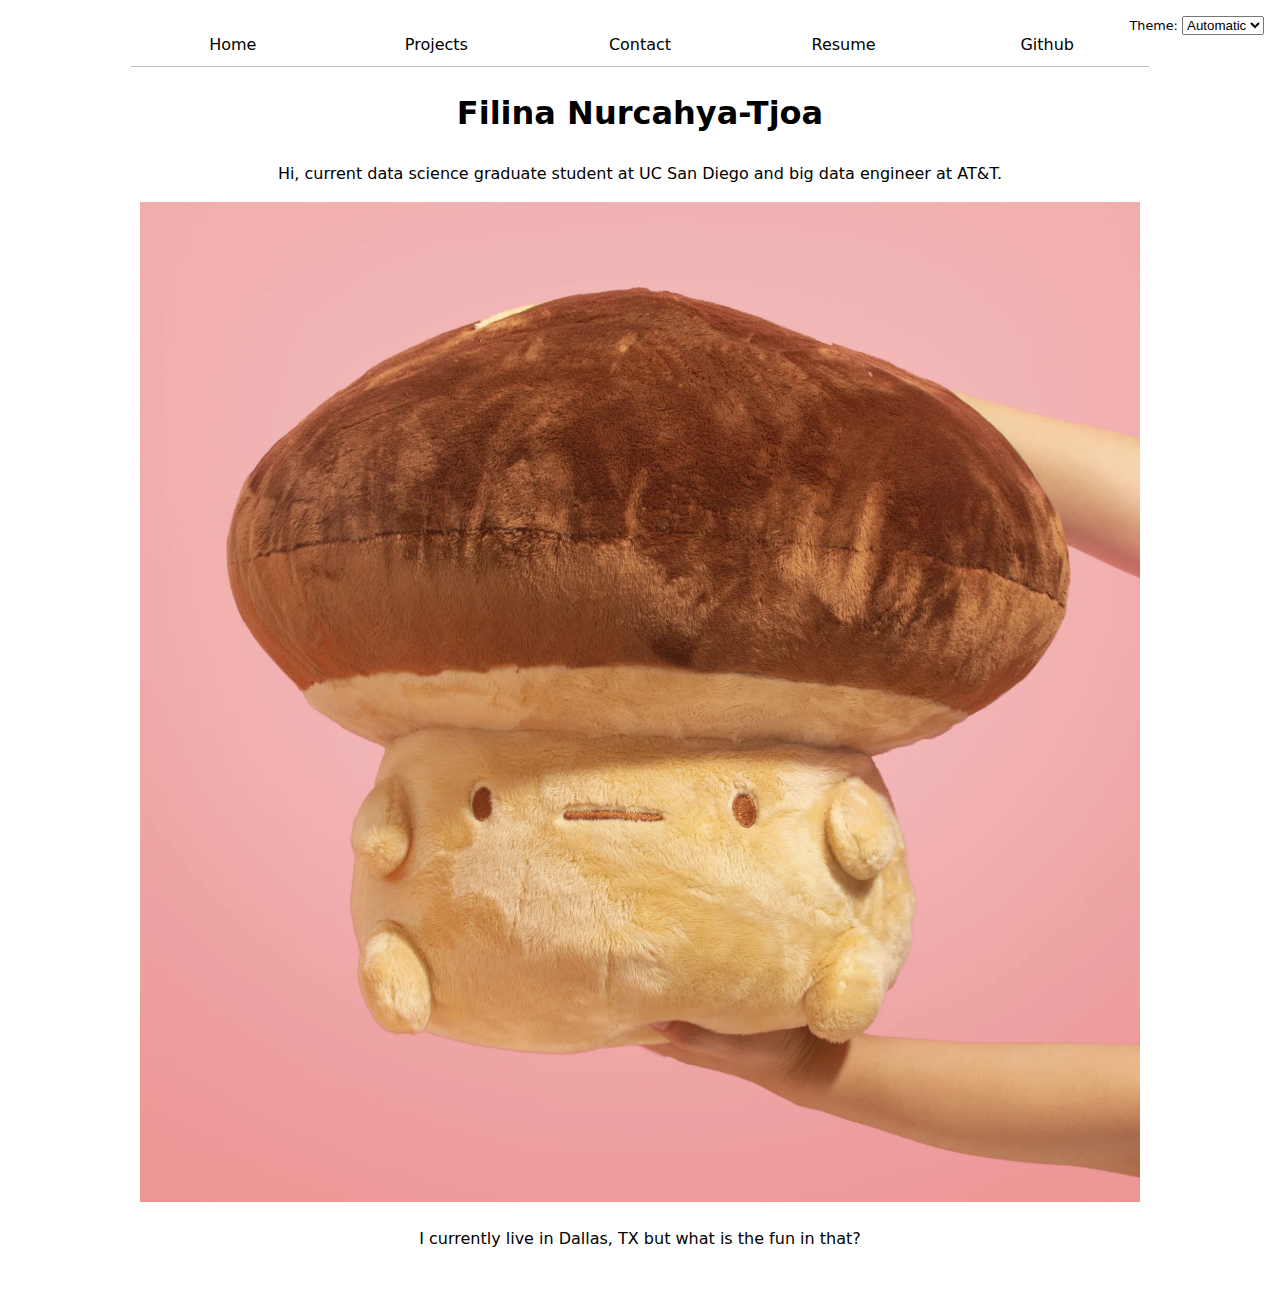
<file: index.html>
<!DOCTYPE html>
<html lang="en">
<head>
    <link rel="stylesheet" type="text/css" href="style.css">
    <meta charset="UTF-8">
    <meta name="viewport" content="width=device-width, initial-scale=1.0">
    <title>Filina Nurcahya-Tjoa: Personal site and portfolio</title>
    <style>
        body {
            max-width: 100ch;
            margin-inline: auto;
            padding: 1rem;
            font-size: 1rem;
            line-height: 1.6;
            text-align: center;
        }
        li {
            display: contents;
        }
        ul {
            display: contents;
        }
        nav {
            display: flex;
            border-bottom-width: 1px; 
            border-bottom-style: solid;
            border-bottom-color: oklch(80% 3% 200);
        }
        a {
            flex: 1;
            padding: 0.5em;
            text-decoration: none;
            color: inherit;
        }
        a.current {
            border-bottom-width: 5px; 
            border-bottom-style: solid;
            border-bottom-color: oklch(80% 3% 200);
        }
        a:hover {
            border-bottom-width: 5px; 
            border-bottom-style: solid;
            accent-color: oklch(70% 0.1373 187.41);
            border-bottom-color: oklch(70% 0.1373 187.41);
        }
    </style>
</head>
<body>
    <h1> Filina Nurcahya-Tjoa </h1>
    <p> Hi, current data science graduate student at UC San Diego and big data engineer at AT&T.</p>
    <img src="images/IMG_1638copy.jpg" alt="This is my favorite mushroom!" height="1000" width="1000">
    <p>I currently live in Dallas, TX but what is the fun in that? </p>

<script src="global.js" type="module"></script>
</body>
</html>
</file>
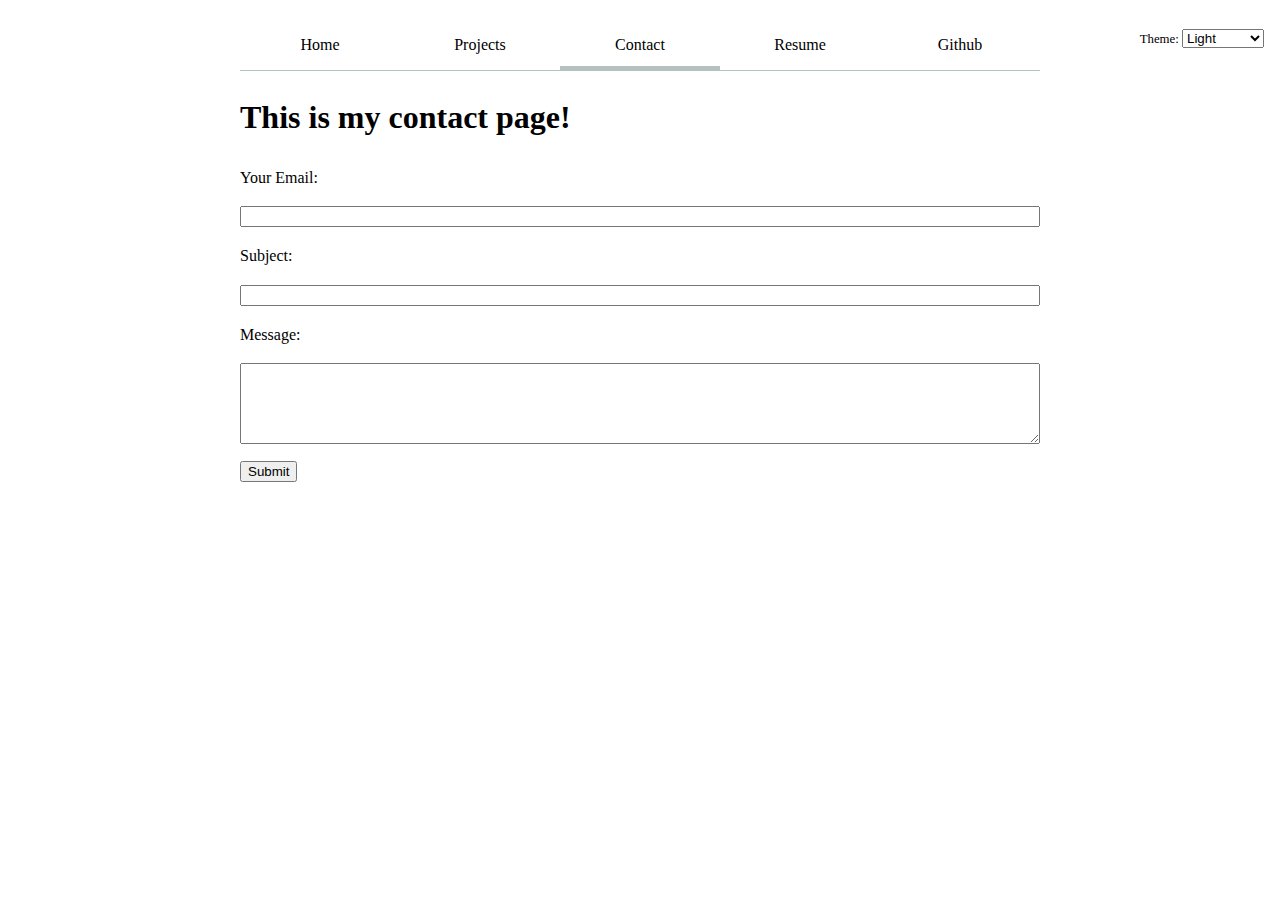
<file: contact/index.html>
<!DOCTYPE html>
<html lang="en">
<head>
    <link rel="stylesheet" type="text/css" href="../style.css">
    <meta charset="UTF-8">
    <meta name="viewport" content="width=device-width, initial-scale=1.0">
    <title>Contact Page</title>
    <style>
        body {
            max-width: 100ch;
            margin-inline: auto;
            padding: 1rem;
            font-size: 1rem;
            font: inherit;
            line-height: 1.6;
        }
        li {
            display: contents;
            border-bottom: 0.4em solid oklch(80% 3% 200);
            padding-bottom: 0.5em;
            margin-bottom: 0.5em;
        }
        ul {
            display: contents;
        }
        nav {
            display: flex;
            border-bottom: 1px solid oklch(80% 3% 200);
        }
        a {
            flex: 1;
            padding: 0.5em;
            text-decoration: none;
            color: inherit;
            text-align: center;
        }
        a.current {
            border-bottom: 4px solid oklch(80% 3% 200);
        }
        a:hover {
            border-bottom: 4px solid oklch(70% 0.1373 187.41);
        }
        input, textarea {
            display: block;
            width: 100%;
            box-sizing: border-box;
            margin: 1em 0;
        }
        label {
            display: block;
            margin-block: 1em;
        }
    </style>
</head>
<body>
        
    <h1>This is my contact page!</h1>
    <form action="mailto:filinanurcahya0000@gmail.com" method="POST" enctype="text/plain">
        <label for="email">Your Email:</label>
        <input id="email" name="email" type="email" required>
        
        <label for="subject">Subject:</label>
        <input id="subject" name="subject" required>
        
        <label for="body">Message:</label>
        <textarea id="body" name="body" rows="5" cols="30" required></textarea>
        
        <button type="submit">Submit</button>
    </form>
    <script src="../global.js" type="module"></script>

</body>
</html>
</file>
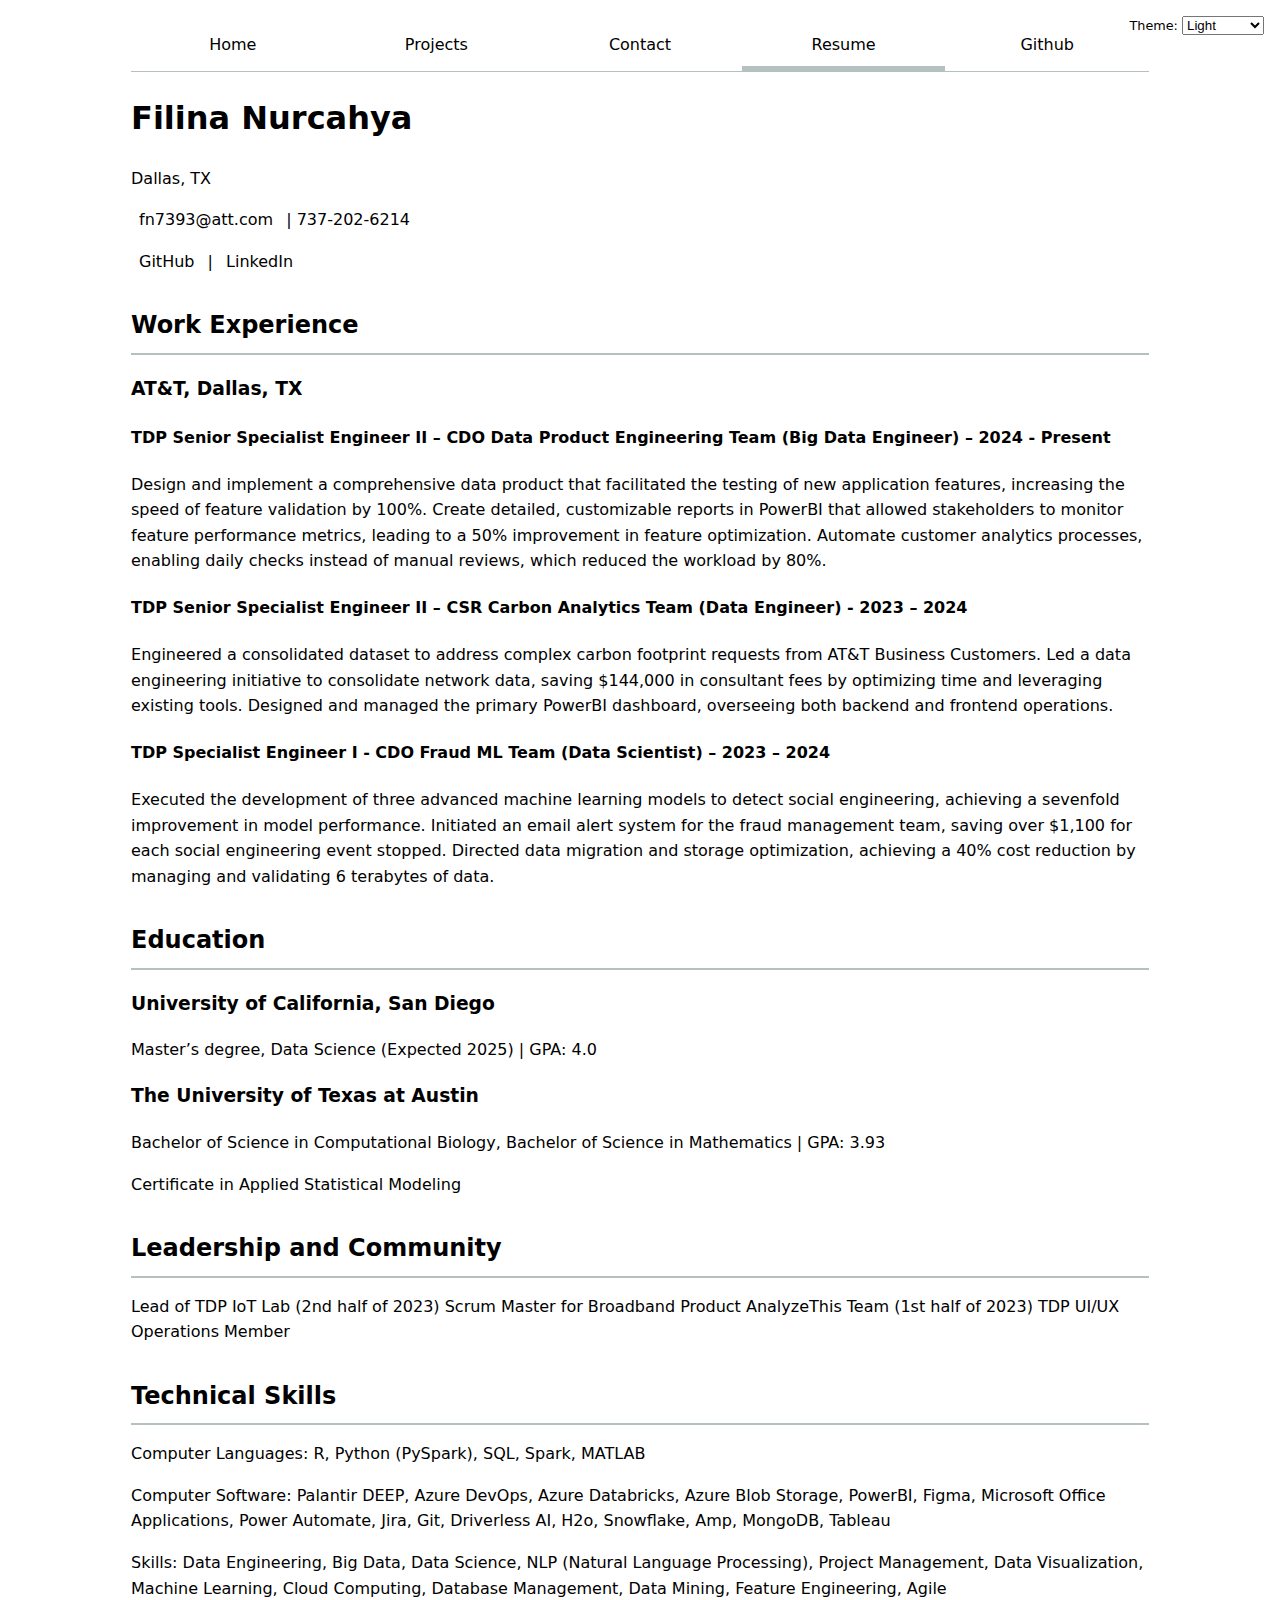
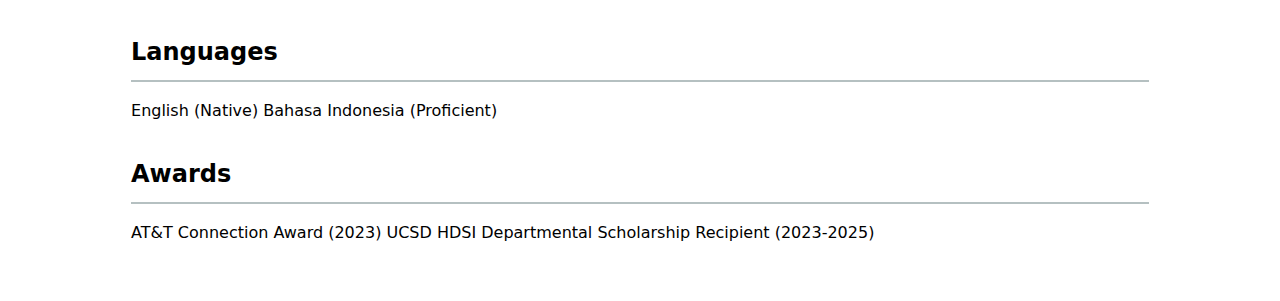
<file: resume/index.html>
<!DOCTYPE html>
<html lang="en">
<head>
    <link rel="stylesheet" type="text/css" href="../style.css">
    <meta charset="UTF-8">
    <meta name="viewport" content="width=device-width, initial-scale=1.0">
    <title>Resume</title>
    <style>
        body {
            max-width: 100ch;
            margin-inline: auto;
            padding: 1rem;
            font-size: 1rem;
            line-height: 1.6;
            text-align: left;
        }
        li {
            display: contents;
            text-align: center;
        }
        ul {
            display: contents;
        }
        nav {
            display: flex;
            border-bottom: 1px solid oklch(80% 3% 200);
        }
        a {
            flex: 1;
            padding: 0.5em;
            text-decoration: none;
            color: inherit;
            text-align: center;
        }
        a.current {
            border-bottom: 5px solid oklch(80% 3% 200);
        }
        a:hover {
            border-bottom: 5px solid oklch(70% 0.1373 187.41);
        }
        header, section {
            margin-bottom: 2rem;
        }
        h2 {
            border-bottom: 2px solid oklch(80% 3% 200);
            padding-bottom: 0.5rem;
            margin-bottom: 1rem;
        }
    </style>
</head>
<body>
    
    
    <header>
        <h1>Filina Nurcahya</h1>
        <p>Dallas, TX</p>
        <p><a href="mailto:fn7393@att.com">fn7393@att.com</a> | 737-202-6214</p>
        <p>
            <a href="https://github.com/filinanurcahya0000">GitHub</a> |
            <a href="https://linkedin.com/in/filina-nurcahya-tjoa-4486a8191/">LinkedIn</a>
        </p>
    </header>
    
    <section>
        <h2>Work Experience</h2>
        <article>
            <h3>AT&T, Dallas, TX</h3>
            <h4>TDP Senior Specialist Engineer II – CDO Data Product Engineering Team (Big Data Engineer) – 2024 - Present</h4>
            <ul>
                <li>Design and implement a comprehensive data product that facilitated the testing of new application features, increasing the speed of feature validation by 100%.</li>
                <li>Create detailed, customizable reports in PowerBI that allowed stakeholders to monitor feature performance metrics, leading to a 50% improvement in feature optimization.</li>
                <li>Automate customer analytics processes, enabling daily checks instead of manual reviews, which reduced the workload by 80%.</li>
            </ul>
        </article>
    
        <article>
            <h4>TDP Senior Specialist Engineer II – CSR Carbon Analytics Team (Data Engineer) - 2023 – 2024</h4>
            <ul>
                <li>Engineered a consolidated dataset to address complex carbon footprint requests from AT&T Business Customers.</li>
                <li>Led a data engineering initiative to consolidate network data, saving $144,000 in consultant fees by optimizing time and leveraging existing tools.</li>
                <li>Designed and managed the primary PowerBI dashboard, overseeing both backend and frontend operations.</li>
            </ul>
        </article>
    
        <article>
            <h4>TDP Specialist Engineer I - CDO Fraud ML Team (Data Scientist) – 2023 – 2024</h4>
            <ul>
                <li>Executed the development of three advanced machine learning models to detect social engineering, achieving a sevenfold improvement in model performance.</li>
                <li>Initiated an email alert system for the fraud management team, saving over $1,100 for each social engineering event stopped.</li>
                <li>Directed data migration and storage optimization, achieving a 40% cost reduction by managing and validating 6 terabytes of data.</li>
            </ul>
        </article>
    </section>
    
    <section>
        <h2>Education</h2>
        <article>
            <h3>University of California, San Diego</h3>
            <p>Master’s degree, Data Science (Expected 2025) | GPA: 4.0</p>
        </article>
        <article>
            <h3>The University of Texas at Austin</h3>
            <p>Bachelor of Science in Computational Biology, Bachelor of Science in Mathematics | GPA: 3.93</p>
            <p>Certificate in Applied Statistical Modeling</p>
        </article>
    </section>
    
    <section>
        <h2>Leadership and Community</h2>
        <ul>
            <li>Lead of TDP IoT Lab (2nd half of 2023)</li>
            <li>Scrum Master for Broadband Product AnalyzeThis Team (1st half of 2023)</li>
            <li>TDP UI/UX Operations Member</li>
        </ul>
    </section>
    
    <section>
        <h2>Technical Skills</h2>
        <p>Computer Languages: R, Python (PySpark), SQL, Spark, MATLAB</p>
        <p>Computer Software: Palantir DEEP, Azure DevOps, Azure Databricks, Azure Blob Storage, PowerBI, Figma, Microsoft Office Applications, Power Automate, Jira, Git, Driverless AI, H2o, Snowflake, Amp, MongoDB, Tableau</p>
        <p>Skills: Data Engineering, Big Data, Data Science, NLP (Natural Language Processing), Project Management, Data Visualization, Machine Learning, Cloud Computing, Database Management, Data Mining, Feature Engineering, Agile</p>
    </section>
    
    <section>
        <h2>Languages</h2>
        <ul>
            <li>English (Native)</li>
            <li>Bahasa Indonesia (Proficient)</li>
        </ul>
    </section>
    
    <section>
        <h2>Awards</h2>
        <ul>
            <li>AT&T Connection Award (2023)</li>
            <li>UCSD HDSI Departmental Scholarship Recipient (2023-2025)</li>
        </ul>
    </section>
<script src="../global.js" type="module"></script>
</body>
</html>
</file>
<file: style.css>
/* style.css */

html {
  color-scheme: light dark; /* Allow the site to adapt to light or dark mode */
}

nav {
  --border-color: oklch(50% 10% 200 / 40%);
}

body {
  /* Set line height to 1.5 times the font size
     and use the OS’s UI font as the website font
   */
  font: 100%/1.5 system-ui;
  background-color: white; /* Default light mode background */
  color: black; /* Default light mode text color */
}

/* Dark mode styles */
body.dark-mode {
  background-color: #121212; /* Dark mode background */
  color: white; /* Dark mode text color */
}

nav {
  border-bottom-width: 1px; 
  border-bottom-style: solid;
  border-bottom-color: var(--border-color); /* Use the variable defined above */
}

/* Optional: Adjust hover background color */
a:hover {
  background-color: color-mix(in oklch, var(--color-accent), canvas 85%);
}
</file>
